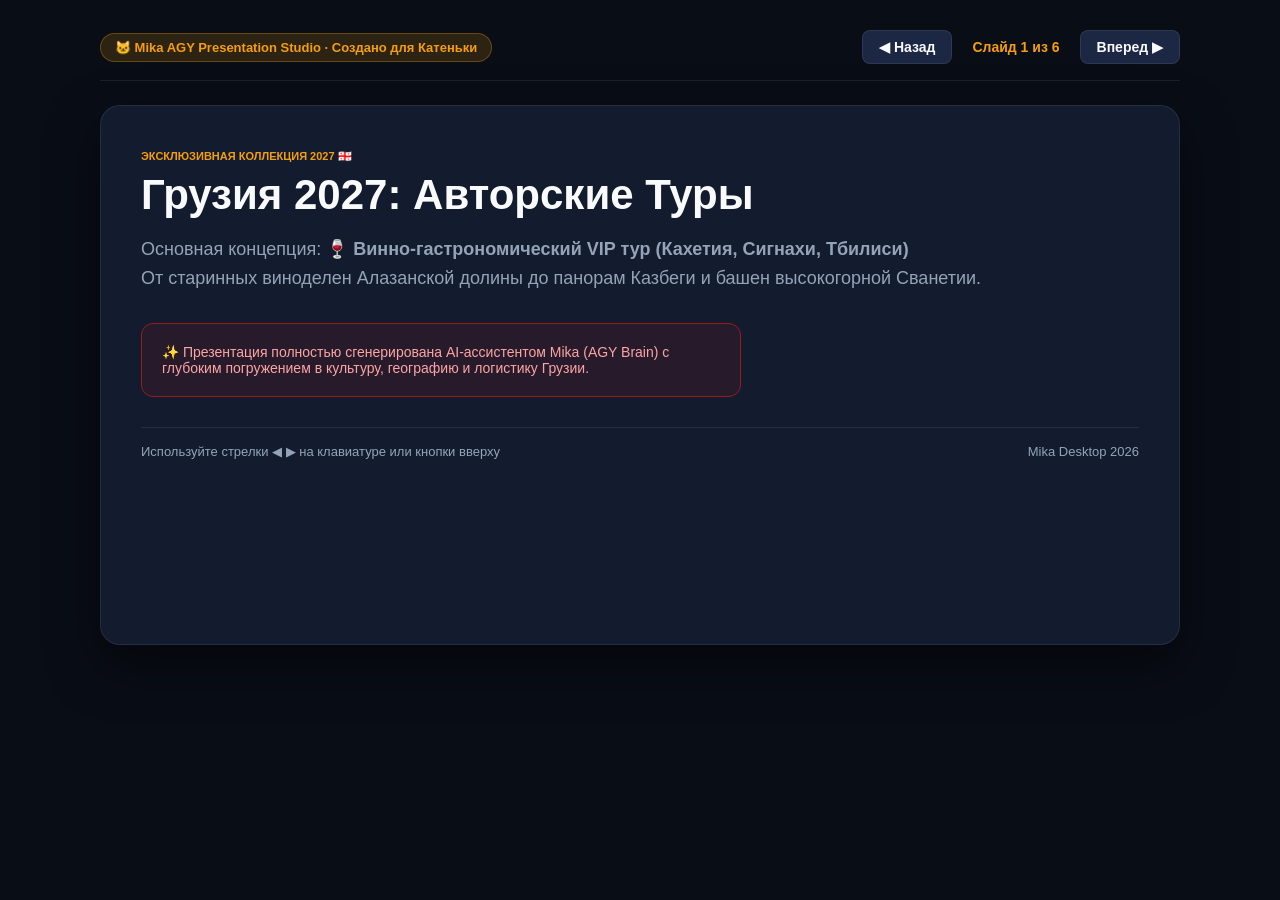
<file: Georgia_Tours_2027.html>
<!DOCTYPE html>
<html lang="ru">
<head>
    <meta charset="UTF-8">
    <meta name="viewport" content="width=device-width, initial-scale=1.0">
    <title>Грузия 2027 · Авторские Туры</title>
    <style>
        :root {
            --bg: #090d16;
            --surface: #131b2e;
            --card: #1c2744;
            --wine: #991b1b;
            --wine-glow: rgba(153, 27, 27, 0.4);
            --gold: #f59e0b;
            --text-main: #f8fafc;
            --text-muted: #94a3b8;
            --border: rgba(255, 255, 255, 0.08);
            --font: -apple-system, BlinkMacSystemFont, "SF Pro Display", "Segoe UI", Roboto, sans-serif;
        }
        * { box-sizing: border-box; margin: 0; padding: 0; }
        body {
            background: var(--bg);
            color: var(--text-main);
            font-family: var(--font);
            display: flex;
            flex-direction: column;
            align-items: center;
            min-height: 100vh;
            padding: 30px 20px;
        }
        .deck-container {
            max-width: 1080px;
            width: 100%;
        }
        .deck-header {
            display: flex;
            justify-content: space-between;
            align-items: center;
            margin-bottom: 24px;
            padding-bottom: 16px;
            border-bottom: 1px solid var(--border);
        }
        .cat-badge {
            display: inline-flex;
            align-items: center;
            gap: 8px;
            background: rgba(245, 158, 11, 0.15);
            color: var(--gold);
            border: 1px solid rgba(245, 158, 11, 0.3);
            padding: 6px 14px;
            border-radius: 999px;
            font-size: 13px;
            font-weight: 600;
        }
        .controls {
            display: flex;
            gap: 10px;
        }
        .btn {
            background: var(--card);
            color: var(--text-main);
            border: 1px solid var(--border);
            padding: 8px 16px;
            border-radius: 8px;
            font-size: 14px;
            font-weight: 600;
            cursor: pointer;
            transition: all 0.2s;
        }
        .btn:hover { background: #253358; border-color: var(--gold); }
        .slide {
            display: none;
            background: var(--surface);
            border: 1px solid var(--border);
            border-radius: 20px;
            padding: 40px;
            min-height: 540px;
            box-shadow: 0 20px 50px rgba(0,0,0,0.5);
            animation: fadeIn 0.3s ease-in-out;
        }
        .slide.active { display: block; }
        @keyframes fadeIn { from { opacity: 0; transform: translateY(8px); } to { opacity: 1; transform: translateY(0); } }
        h1 { font-size: 42px; font-weight: 800; margin-bottom: 16px; color: var(--text-main); }
        h2 { font-size: 28px; font-weight: 700; margin-bottom: 24px; color: var(--gold); }
        .subtitle { font-size: 18px; color: var(--text-muted); line-height: 1.6; margin-bottom: 30px; }
        .grid-3 { display: grid; grid-template-columns: repeat(3, 1fr); gap: 20px; margin-top: 20px; }
        .grid-2 { display: grid; grid-template-columns: repeat(2, 1fr); gap: 20px; margin-top: 20px; }
        .grid-4 { display: grid; grid-template-columns: repeat(4, 1fr); gap: 15px; margin-top: 20px; }
        .card {
            background: var(--card);
            border: 1px solid var(--border);
            border-radius: 14px;
            padding: 22px;
            transition: transform 0.2s;
        }
        .card:hover { transform: translateY(-4px); border-color: rgba(245, 158, 11, 0.4); }
        .card h3 { font-size: 18px; margin-bottom: 12px; color: var(--text-main); }
        .card ul { list-style: none; }
        .card li { color: var(--text-muted); font-size: 13.5px; margin-bottom: 8px; line-height: 1.5; position: relative; padding-left: 18px; }
        .card li::before { content: "•"; position: absolute; left: 0; color: var(--gold); font-weight: bold; }
        .card-badge { font-size: 11px; text-transform: uppercase; font-weight: 700; color: var(--gold); margin-bottom: 8px; display: inline-block; }
        .slide-footer {
            display: flex;
            justify-content: space-between;
            align-items: center;
            margin-top: 30px;
            padding-top: 16px;
            border-top: 1px solid var(--border);
            font-size: 13px;
            color: var(--text-muted);
        }
        .accent-wine { color: #ef4444; }
    </style>
</head>
<body>
    <div class="deck-container">
        <div class="deck-header">
            <div class="cat-badge">🐱 Mika AGY Presentation Studio · Создано для Катеньки</div>
            <div class="controls">
                <button class="btn" onclick="prevSlide()">◀ Назад</button>
                <span id="slideIndicator" style="display:flex; align-items:center; font-weight:600; font-size:14px; color:var(--gold); padding:0 10px;">Слайд 1 из 6</span>
                <button class="btn" onclick="nextSlide()">Вперед ▶</button>
            </div>
        </div>

        <!-- SLIDE 1 -->
        <div class="slide active">
            <span class="card-badge">ЭКСКЛЮЗИВНАЯ КОЛЛЕКЦИЯ 2027 🇬🇪</span>
            <h1>Грузия 2027: Авторские Туры</h1>
            <p class="subtitle">Основная концепция: <b>🍷 Винно-гастрономический VIP тур (Кахетия, Сигнахи, Тбилиси)</b><br/>От старинных виноделен Алазанской долины до панорам Казбеги и башен высокогорной Сванетии.</p>
            <div style="background: rgba(153,27,27,0.15); border: 1px solid var(--wine); padding: 20px; border-radius: 12px; max-width: 600px;">
                <p style="font-size: 14px; color: #fca5a5;">✨ Презентация полностью сгенерирована AI-ассистентом Mika (AGY Brain) с глубоким погружением в культуру, географию и логистику Грузии.</p>
            </div>
            <div class="slide-footer">
                <span>Используйте стрелки ◀ ▶ на клавиатуре или кнопки вверху</span>
                <span>Mika Desktop 2026</span>
            </div>
        </div>

        <!-- SLIDE 2 -->
        <div class="slide">
            <span class="card-badge">ПОЧЕМУ 2027 ГОД?</span>
            <h2>Концепция и Тренды Сезона 2027</h2>
            <div class="grid-3">
                <div class="card">
                    <span class="card-badge">Виноделие</span>
                    <h3>🍷 Винный Ренессанс</h3>
                    <ul>
                        <li>8000 лет винной культуры в глиняных квеври.</li>
                        <li>Доступ в закрытые семейные погреба Кахетии.</li>
                        <li>Дегустации раритетных сортов Саперави.</li>
                        <li>Участие в осеннем празднике сбора Ртвели.</li>
                    </ul>
                </div>
                <div class="card">
                    <span class="card-badge">Кавказ</span>
                    <h3>🏔 Горные Экспедиции</h3>
                    <ul>
                        <li>Панорама Казбека (5033 м) и Троицкая церковь.</li>
                        <li>Древние башни Местии и высокогорного Ушгули.</li>
                        <li>Легкие видовые треккинги для всех возрастов.</li>
                        <li>Проживание в дизайнерских лоджах Rooms Hotel.</li>
                    </ul>
                </div>
                <div class="card">
                    <span class="card-badge">Комфорт</span>
                    <h3>🏰 Премиальный Сервис</h3>
                    <ul>
                        <li>Транспорт Mercedes Sprinter VIP Business.</li>
                        <li>Бутик-отели 4-5★ в Тбилиси и Кахетии.</li>
                        <li>Личный шеф-повар и эксперты-историки.</li>
                        <li>Круглосуточный консьерж 24/7.</li>
                    </ul>
                </div>
            </div>
            <div class="slide-footer">
                <span>Слайд 2: Стратегия и позиционирование</span>
                <span>Mika (AGY)</span>
            </div>
        </div>

        <!-- SLIDE 3 -->
        <div class="slide">
            <span class="card-badge">ИТИНЕРАРИИ</span>
            <h2>Флагманские Маршруты 2027</h2>
            <div class="grid-2">
                <div class="card">
                    <span class="card-badge">5 Дней · Гастрономия</span>
                    <h3>Маршрут А: «Душа Кахетии & Тбилиси»</h3>
                    <ul>
                        <li><b>День 1:</b> Прибытие в Тбилиси, фуникулер, серные бани Абанотубани.</li>
                        <li><b>День 2:</b> Прогулка по старым кварталам, арт-галереям и ужин в винном баре.</li>
                        <li><b>День 3:</b> Выезд в Кахетию, город любви Сигнахи, частное шато.</li>
                        <li><b>День 4:</b> Алазанская долина, замок Греми, ужин в усадьбе Цинандали.</li>
                        <li><b>День 5:</b> Мастер-класс по грузинской выпечке и отъезд.</li>
                    </ul>
                </div>
                <div class="card">
                    <span class="card-badge">7 Дней · Экспедиция</span>
                    <h3>Маршрут B: «Казбеги & Высокая Сванетия»</h3>
                    <ul>
                        <li><b>День 1-2:</b> Военно-Грузинская дорога, Ананури, арка Дружбы, закат над Казбеком.</li>
                        <li><b>День 3:</b> Джип-тур в живописное ущелье Трусо и минеральные источники.</li>
                        <li><b>День 4-5:</b> Перелет/трансфер в Сванетию, башни Местии, музей Хергиани.</li>
                        <li><b>День 6:</b> Выезд в самое высокогорное село Европы — Ушгули (2200 м).</li>
                        <li><b>День 7:</b> Спуск к Черному морю в Батуми или возвращение в Тбилиси.</li>
                    </ul>
                </div>
            </div>
            <div class="slide-footer">
                <span>Слайд 3: Детализированные программы</span>
                <span>Mika (AGY)</span>
            </div>
        </div>

        <!-- SLIDE 4 -->
        <div class="slide">
            <span class="card-badge">ПОГОДА & СЕЗОННОСТЬ</span>
            <h2>Календарь Путешествий 2027</h2>
            <div class="grid-4">
                <div class="card">
                    <span class="card-badge">Апрель - Май</span>
                    <h3>🌸 Весна 2027</h3>
                    <ul>
                        <li>Цветение садов и зелень.</li>
                        <li>Идеально для Тбилиси (+22°C).</li>
                        <li>Пасхальные традиции.</li>
                        <li>Молодые вина урожая.</li>
                    </ul>
                </div>
                <div class="card">
                    <span class="card-badge">Июнь - Август</span>
                    <h3>☀️ Лето 2027</h3>
                    <ul>
                        <li>Прохлада в горах Кавказа.</li>
                        <li>Открыты перевалы в Сванетию.</li>
                        <li>Купальный сезон в Батуми.</li>
                        <li>Музыкальные фестивали.</li>
                    </ul>
                </div>
                <div class="card">
                    <span class="card-badge">Сентябрь - Октябрь</span>
                    <h3>🍇 Осень 2027</h3>
                    <ul>
                        <li>Сезон сбора винограда Ртвели!</li>
                        <li>Золотая осень в ущельях.</li>
                        <li>Фестиваль Тбилисоба.</li>
                        <li>Бархатный сезон.</li>
                    </ul>
                </div>
                <div class="card">
                    <span class="card-badge">Декабрь - Февраль</span>
                    <h3>❄️ Зима 2027</h3>
                    <ul>
                        <li>Курорт Гудаури и фрирайд.</li>
                        <li>Праздничный Тбилиси.</li>
                        <li>Горячие серные бани.</li>
                        <li>Зимнее застолье с хачапури.</li>
                    </ul>
                </div>
            </div>
            <div class="slide-footer">
                <span>Слайд 4: Круглогодичные туры</span>
                <span>Mika (AGY)</span>
            </div>
        </div>

        <!-- SLIDE 5 -->
        <div class="slide">
            <span class="card-badge">СТОИМОСТЬ</span>
            <h2>Пакеты и Тарифы 2027</h2>
            <div class="grid-3">
                <div class="card">
                    <span class="card-badge">Базовый Комфорт</span>
                    <h3>Comfort Explorer</h3>
                    <p style="font-size:20px; font-weight:800; color:var(--gold); margin:8px 0;">$1,250 <span style="font-size:13px; font-weight:normal; color:var(--text-muted);">/ чел</span></p>
                    <ul>
                        <li>Отели 4★ с завтраками.</li>
                        <li>Комфортный микроавтобус.</li>
                        <li>Все входные билеты и гид.</li>
                        <li>3 главные дегустации вин.</li>
                    </ul>
                </div>
                <div class="card" style="border-color:var(--gold);">
                    <span class="card-badge">ХИТ ПРОДАЖ</span>
                    <h3>VIP Boutique & Wine</h3>
                    <p style="font-size:20px; font-weight:800; color:var(--gold); margin:8px 0;">$2,400 <span style="font-size:13px; font-weight:normal; color:var(--text-muted);">/ чел</span></p>
                    <ul>
                        <li>Отели 5★ (Rooms Hotel, Radisson).</li>
                        <li>Mercedes V-Class VIP трансфер.</li>
                        <li>Все обеды и ужины в топ-ресторанах.</li>
                        <li>Приватные закрытые дегустации.</li>
                        <li>Консьерж-сервис 24/7.</li>
                    </ul>
                </div>
                <div class="card">
                    <span class="card-badge">Эксклюзив</span>
                    <h3>Bespoke Luxury</h3>
                    <p style="font-size:20px; font-weight:800; color:var(--gold); margin:8px 0;">От $4,500 <span style="font-size:13px; font-weight:normal; color:var(--text-muted);">/ чел</span></p>
                    <ul>
                        <li>Индивидуальный сценарий тура.</li>
                        <li>Вертолетные экскурсии на Казбек.</li>
                        <li>Коллекционные вина вековой выдержки.</li>
                        <li>Личный шеф-повар и охрана.</li>
                    </ul>
                </div>
            </div>
            <div class="slide-footer">
                <span>Слайд 5: Прозрачная тарифная сетка</span>
                <span>Mika (AGY)</span>
            </div>
        </div>

        <!-- SLIDE 6 -->
        <div class="slide">
            <span class="card-badge">СВЯЗЬ С НАМИ</span>
            <h2>Раннее Бронирование Сезона 2027</h2>
            <div class="card" style="margin-top:20px; padding:30px;">
                <p style="font-size:16px; color:var(--text-main); margin-bottom:16px;">
                    Раннее бронирование тура в Грузию 2027 гарантирует сохранение цен и бронь лучших номеров в видовых отелях Казбеги и Кахетии.
                </p>
                <ul style="margin-bottom:24px;">
                    <li><b>Скидка ранней пташки:</b> 15% при бронировании до 31 декабря 2026 года.</li>
                    <li><b>Телефон / WhatsApp:</b> +995 (555) 00-2027</li>
                    <li><b>Электронная почта:</b> tours2027@georgia-travel.com</li>
                    <li><b>Индивидуальная адаптация:</b> под любые даты и состав гостей.</li>
                </ul>
                <div style="background:rgba(245, 158, 11, 0.1); border:1px solid rgba(245, 158, 11, 0.3); padding:16px; border-radius:10px; font-size:14px; color:var(--gold);">
                    🐱 Создано для Катеньки персональным ассистентом Mika (AGY Brain)!
                </div>
            </div>
            <div class="slide-footer">
                <span>Слайд 6: Финал презентации</span>
                <span>Mika Desktop 2026</span>
            </div>
        </div>
    </div>

    <script>
        let currentSlide = 0;
        const slides = document.querySelectorAll('.slide');
        const indicator = document.getElementById('slideIndicator');

        function showSlide(index) {
            slides[currentSlide].classList.remove('active');
            currentSlide = (index + slides.length) % slides.length;
            slides[currentSlide].classList.add('active');
            indicator.textContent = `Слайд ${currentSlide + 1} из ${slides.length}`;
        }

        function nextSlide() { showSlide(currentSlide + 1); }
        function prevSlide() { showSlide(currentSlide - 1); }

        document.addEventListener('keydown', (e) => {
            if (e.key === 'ArrowRight' || e.key === ' ') nextSlide();
            if (e.key === 'ArrowLeft') prevSlide();
        });
    </script>
</body>
</html>
</file>
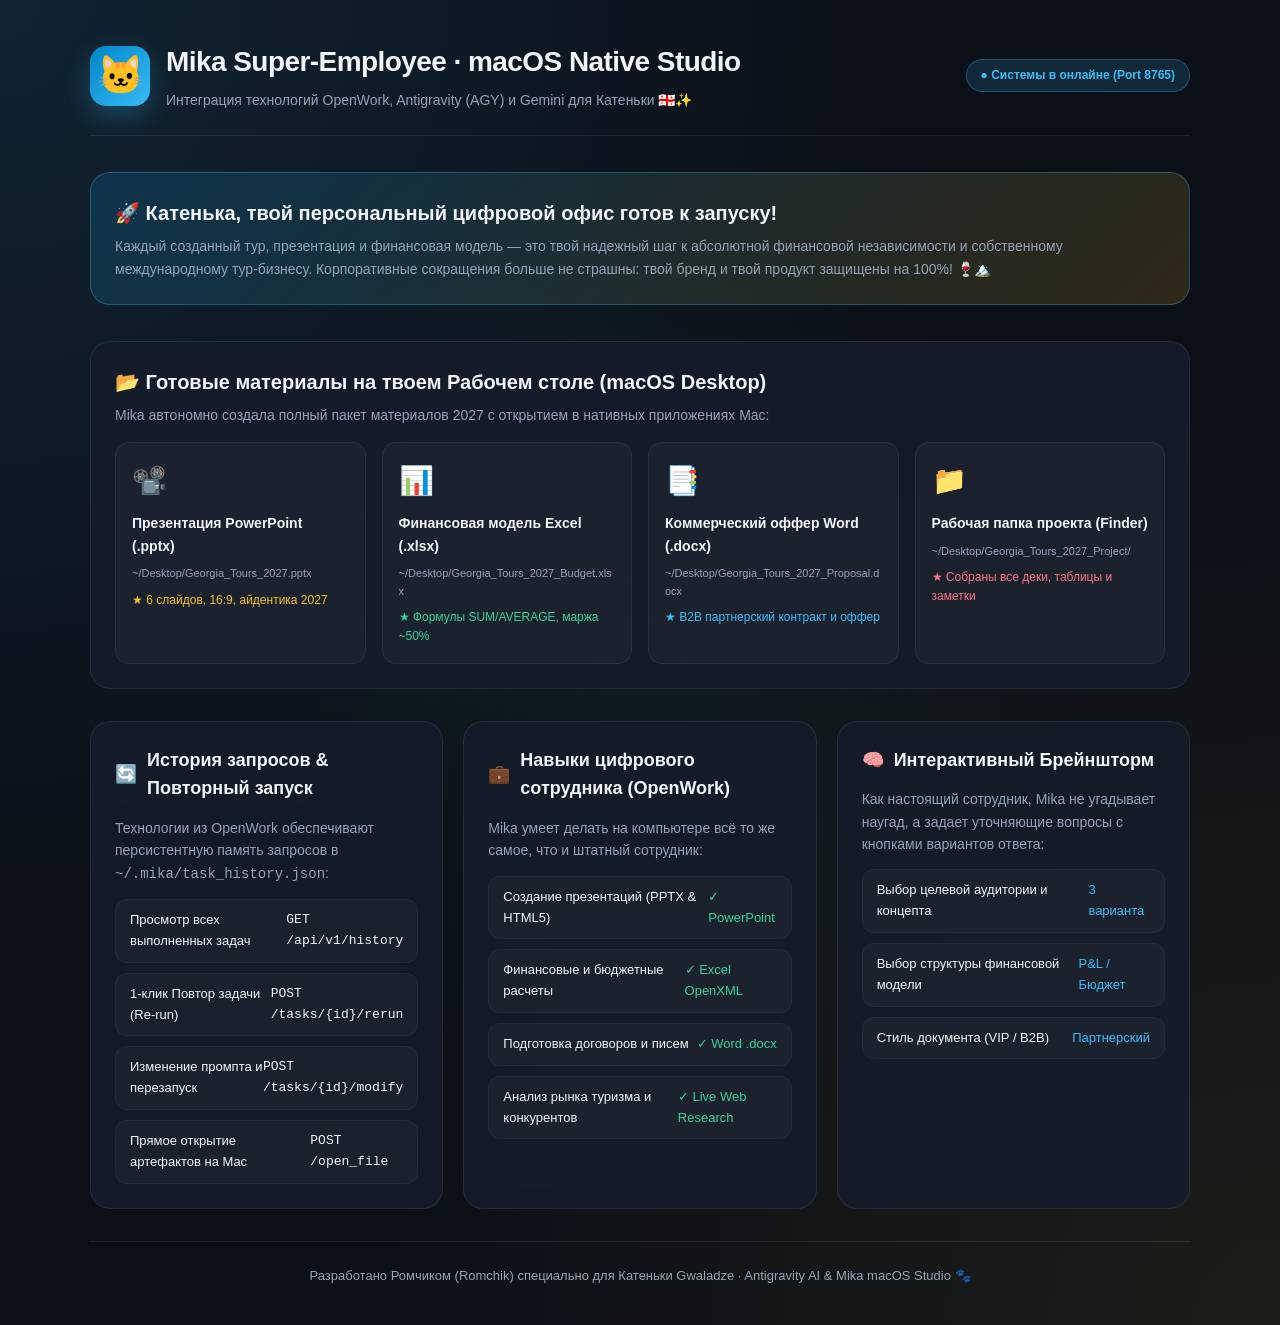
<file: mac-app/Mika_Desktop_Guide.html>
<!DOCTYPE html>
<html lang="ru">
<head>
  <meta charset="utf-8">
  <meta name="viewport" content="width=device-width, initial-scale=1">
  <title>Mika Super-Employee & Antigravity (AGY) · Руководство и Панель Управления 🐾</title>
  <style>
    :root {
      --bg: #0b0f17;
      --card-bg: rgba(22, 29, 43, 0.85);
      --card-border: rgba(255, 255, 255, 0.08);
      --accent: #38bdf8;
      --accent-glow: rgba(56, 189, 248, 0.25);
      --success: #34d399;
      --gold: #fbbf24;
      --rose: #fb7185;
      --text: #f1f5f9;
      --text-muted: #94a3b8;
    }
    * { box-sizing: border-box; margin: 0; padding: 0; }
    body {
      font-family: -apple-system, BlinkMacSystemFont, "Segoe UI", Roboto, Helvetica, Arial, sans-serif;
      background: var(--bg);
      background-image: 
        radial-gradient(at 0% 0%, rgba(56, 189, 248, 0.12) 0px, transparent 50%),
        radial-gradient(at 100% 100%, rgba(251, 191, 36, 0.08) 0px, transparent 50%),
        radial-gradient(at 50% 50%, rgba(52, 211, 153, 0.06) 0px, transparent 50%);
      color: var(--text);
      min-height: 100vh;
      padding: 40px 24px;
      line-height: 1.6;
    }
    .container { max-width: 1100px; margin: 0 auto; }
    
    header {
      display: flex;
      align-items: center;
      justify-content: space-between;
      border-bottom: 1px solid var(--card-border);
      padding-bottom: 24px;
      margin-bottom: 36px;
    }
    .brand-group { display: flex; align-items: center; gap: 16px; }
    .brand-icon {
      font-size: 38px;
      background: linear-gradient(135deg, #0284c7, #38bdf8);
      border-radius: 16px;
      width: 60px;
      height: 60px;
      display: flex;
      align-items: center;
      justify-content: center;
      box-shadow: 0 10px 25px var(--accent-glow);
    }
    h1 { font-size: 28px; font-weight: 700; letter-spacing: -0.02em; }
    .subtitle { color: var(--text-muted); font-size: 14px; margin-top: 4px; }
    .badge {
      display: inline-flex;
      align-items: center;
      gap: 6px;
      padding: 6px 14px;
      border-radius: 20px;
      font-size: 12px;
      font-weight: 600;
      background: rgba(56, 189, 248, 0.15);
      color: var(--accent);
      border: 1px solid rgba(56, 189, 248, 0.3);
    }
    
    .grid {
      display: grid;
      grid-template-columns: repeat(auto-fit, minmax(320px, 1fr));
      gap: 20px;
      margin-bottom: 32px;
    }
    .card {
      background: var(--card-bg);
      border: 1px solid var(--card-border);
      border-radius: 20px;
      padding: 24px;
      backdrop-filter: blur(12px);
      transition: transform 0.2s ease, border-color 0.2s ease;
    }
    .card:hover {
      transform: translateY(-2px);
      border-color: rgba(56, 189, 248, 0.3);
    }
    .card-title {
      font-size: 18px;
      font-weight: 600;
      display: flex;
      align-items: center;
      gap: 10px;
      margin-bottom: 14px;
    }
    .card p { color: var(--text-muted); font-size: 14px; margin-bottom: 14px; }
    
    .action-list { list-style: none; display: flex; flex-direction: column; gap: 10px; }
    .action-item {
      display: flex;
      align-items: center;
      justify-content: space-between;
      background: rgba(255, 255, 255, 0.03);
      padding: 10px 14px;
      border-radius: 12px;
      font-size: 13px;
      border: 1px solid rgba(255, 255, 255, 0.04);
    }
    .action-item span { font-weight: 500; }
    
    .btn {
      display: inline-flex;
      align-items: center;
      gap: 8px;
      padding: 8px 16px;
      border-radius: 10px;
      font-size: 13px;
      font-weight: 600;
      text-decoration: none;
      color: white;
      background: #0284c7;
      border: 1px solid #38bdf8;
      cursor: pointer;
      transition: all 0.2s ease;
    }
    .btn:hover { background: #0369a1; box-shadow: 0 4px 15px var(--accent-glow); }
    .btn-outline { background: transparent; border-color: rgba(255, 255, 255, 0.15); color: var(--text); }
    .btn-outline:hover { background: rgba(255, 255, 255, 0.05); }

    .banner {
      background: linear-gradient(135deg, rgba(2, 132, 199, 0.2), rgba(251, 191, 36, 0.15));
      border: 1px solid rgba(56, 189, 248, 0.3);
      border-radius: 20px;
      padding: 24px;
      margin-bottom: 36px;
      display: flex;
      align-items: center;
      justify-content: space-between;
      gap: 20px;
    }
    .banner-text h3 { font-size: 20px; font-weight: 700; margin-bottom: 6px; }
    .banner-text p { color: var(--text-muted); font-size: 14px; }

    .deliverables-box {
      background: var(--card-bg);
      border: 1px solid var(--card-border);
      border-radius: 20px;
      padding: 24px;
      margin-bottom: 32px;
    }
    .deliverables-grid {
      display: grid;
      grid-template-columns: repeat(auto-fit, minmax(220px, 1fr));
      gap: 16px;
      margin-top: 16px;
    }
    .deliv-card {
      background: rgba(255, 255, 255, 0.03);
      border: 1px solid rgba(255, 255, 255, 0.06);
      border-radius: 14px;
      padding: 16px;
      display: flex;
      flex-direction: column;
      gap: 8px;
    }
    .deliv-icon { font-size: 28px; }
    .deliv-title { font-size: 14px; font-weight: 600; }
    .deliv-path { font-size: 11px; color: var(--text-muted); word-break: break-all; }

    footer {
      border-top: 1px solid var(--card-border);
      padding-top: 24px;
      text-align: center;
      color: var(--text-muted);
      font-size: 13px;
    }
  </style>
</head>
<body>
  <div class="container">
    <header>
      <div class="brand-group">
        <div class="brand-icon">🐱</div>
        <div>
          <h1>Mika Super-Employee · macOS Native Studio</h1>
          <div class="subtitle">Интеграция технологий OpenWork, Antigravity (AGY) и Gemini для Катеньки 🇬🇪✨</div>
        </div>
      </div>
      <div class="badge">● Системы в онлайне (Port 8765)</div>
    </header>

    <div class="banner">
      <div class="banner-text">
        <h3>🚀 Катенька, твой персональный цифровой офис готов к запуску!</h3>
        <p>Каждый созданный тур, презентация и финансовая модель — это твой надежный шаг к абсолютной финансовой независимости и собственному международному тур-бизнесу. Корпоративные сокращения больше не страшны: твой бренд и твой продукт защищены на 100%! 🍷🏔️</p>
      </div>
    </div>

    <div class="deliverables-box">
      <h2 style="font-size: 20px; font-weight: 600; margin-bottom: 6px;">📂 Готовые материалы на твоем Рабочем столе (macOS Desktop)</h2>
      <p style="color: var(--text-muted); font-size: 14px;">Mika автономно создала полный пакет материалов 2027 с открытием в нативных приложениях Mac:</p>
      <div class="deliverables-grid">
        <div class="deliv-card">
          <div class="deliv-icon">📽️</div>
          <div class="deliv-title">Презентация PowerPoint (.pptx)</div>
          <div class="deliv-path">~/Desktop/Georgia_Tours_2027.pptx</div>
          <div style="color: var(--gold); font-size: 12px;">★ 6 слайдов, 16:9, айдентика 2027</div>
        </div>
        <div class="deliv-card">
          <div class="deliv-icon">📊</div>
          <div class="deliv-title">Финансовая модель Excel (.xlsx)</div>
          <div class="deliv-path">~/Desktop/Georgia_Tours_2027_Budget.xlsx</div>
          <div style="color: var(--success); font-size: 12px;">★ Формулы SUM/AVERAGE, маржа ~50%</div>
        </div>
        <div class="deliv-card">
          <div class="deliv-icon">📑</div>
          <div class="deliv-title">Коммерческий оффер Word (.docx)</div>
          <div class="deliv-path">~/Desktop/Georgia_Tours_2027_Proposal.docx</div>
          <div style="color: var(--accent); font-size: 12px;">★ B2B партнерский контракт и оффер</div>
        </div>
        <div class="deliv-card">
          <div class="deliv-icon">📁</div>
          <div class="deliv-title">Рабочая папка проекта (Finder)</div>
          <div class="deliv-path">~/Desktop/Georgia_Tours_2027_Project/</div>
          <div style="color: var(--rose); font-size: 12px;">★ Собраны все деки, таблицы и заметки</div>
        </div>
      </div>
    </div>

    <div class="grid">
      <div class="card">
        <div class="card-title"><span>🔄</span> История запросов & Повторный запуск</div>
        <p>Технологии из OpenWork обеспечивают персистентную память запросов в <code>~/.mika/task_history.json</code>:</p>
        <ul class="action-list">
          <li class="action-item">
            <span>Просмотр всех выполненных задач</span>
            <code>GET /api/v1/history</code>
          </li>
          <li class="action-item">
            <span>1-клик Повтор задачи (Re-run)</span>
            <code>POST /tasks/{id}/rerun</code>
          </li>
          <li class="action-item">
            <span>Изменение промпта и перезапуск</span>
            <code>POST /tasks/{id}/modify</code>
          </li>
          <li class="action-item">
            <span>Прямое открытие артефактов на Mac</span>
            <code>POST /open_file</code>
          </li>
        </ul>
      </div>

      <div class="card">
        <div class="card-title"><span>💼</span> Навыки цифрового сотрудника (OpenWork)</div>
        <p>Mika умеет делать на компьютере всё то же самое, что и штатный сотрудник:</p>
        <ul class="action-list">
          <li class="action-item">
            <span>Создание презентаций (PPTX & HTML5)</span>
            <span style="color: var(--success);">✓ PowerPoint</span>
          </li>
          <li class="action-item">
            <span>Финансовые и бюджетные расчеты</span>
            <span style="color: var(--success);">✓ Excel OpenXML</span>
          </li>
          <li class="action-item">
            <span>Подготовка договоров и писем</span>
            <span style="color: var(--success);">✓ Word .docx</span>
          </li>
          <li class="action-item">
            <span>Анализ рынка туризма и конкурентов</span>
            <span style="color: var(--success);">✓ Live Web Research</span>
          </li>
        </ul>
      </div>

      <div class="card">
        <div class="card-title"><span>🧠</span> Интерактивный Брейншторм</div>
        <p>Как настоящий сотрудник, Mika не угадывает наугад, а задает уточняющие вопросы с кнопками вариантов ответа:</p>
        <ul class="action-list">
          <li class="action-item">
            <span>Выбор целевой аудитории и концепта</span>
            <span style="color: var(--accent);">3 варианта</span>
          </li>
          <li class="action-item">
            <span>Выбор структуры финансовой модели</span>
            <span style="color: var(--accent);">P&L / Бюджет</span>
          </li>
          <li class="action-item">
            <span>Стиль документа (VIP / B2B)</span>
            <span style="color: var(--accent);">Партнерский</span>
          </li>
        </ul>
      </div>
    </div>

    <footer>
      Разработано Ромчиком (Romchik) специально для Катеньки Gwaladze · Antigravity AI & Mika macOS Studio 🐾
    </footer>
  </div>
</body>
</html>
</file>
